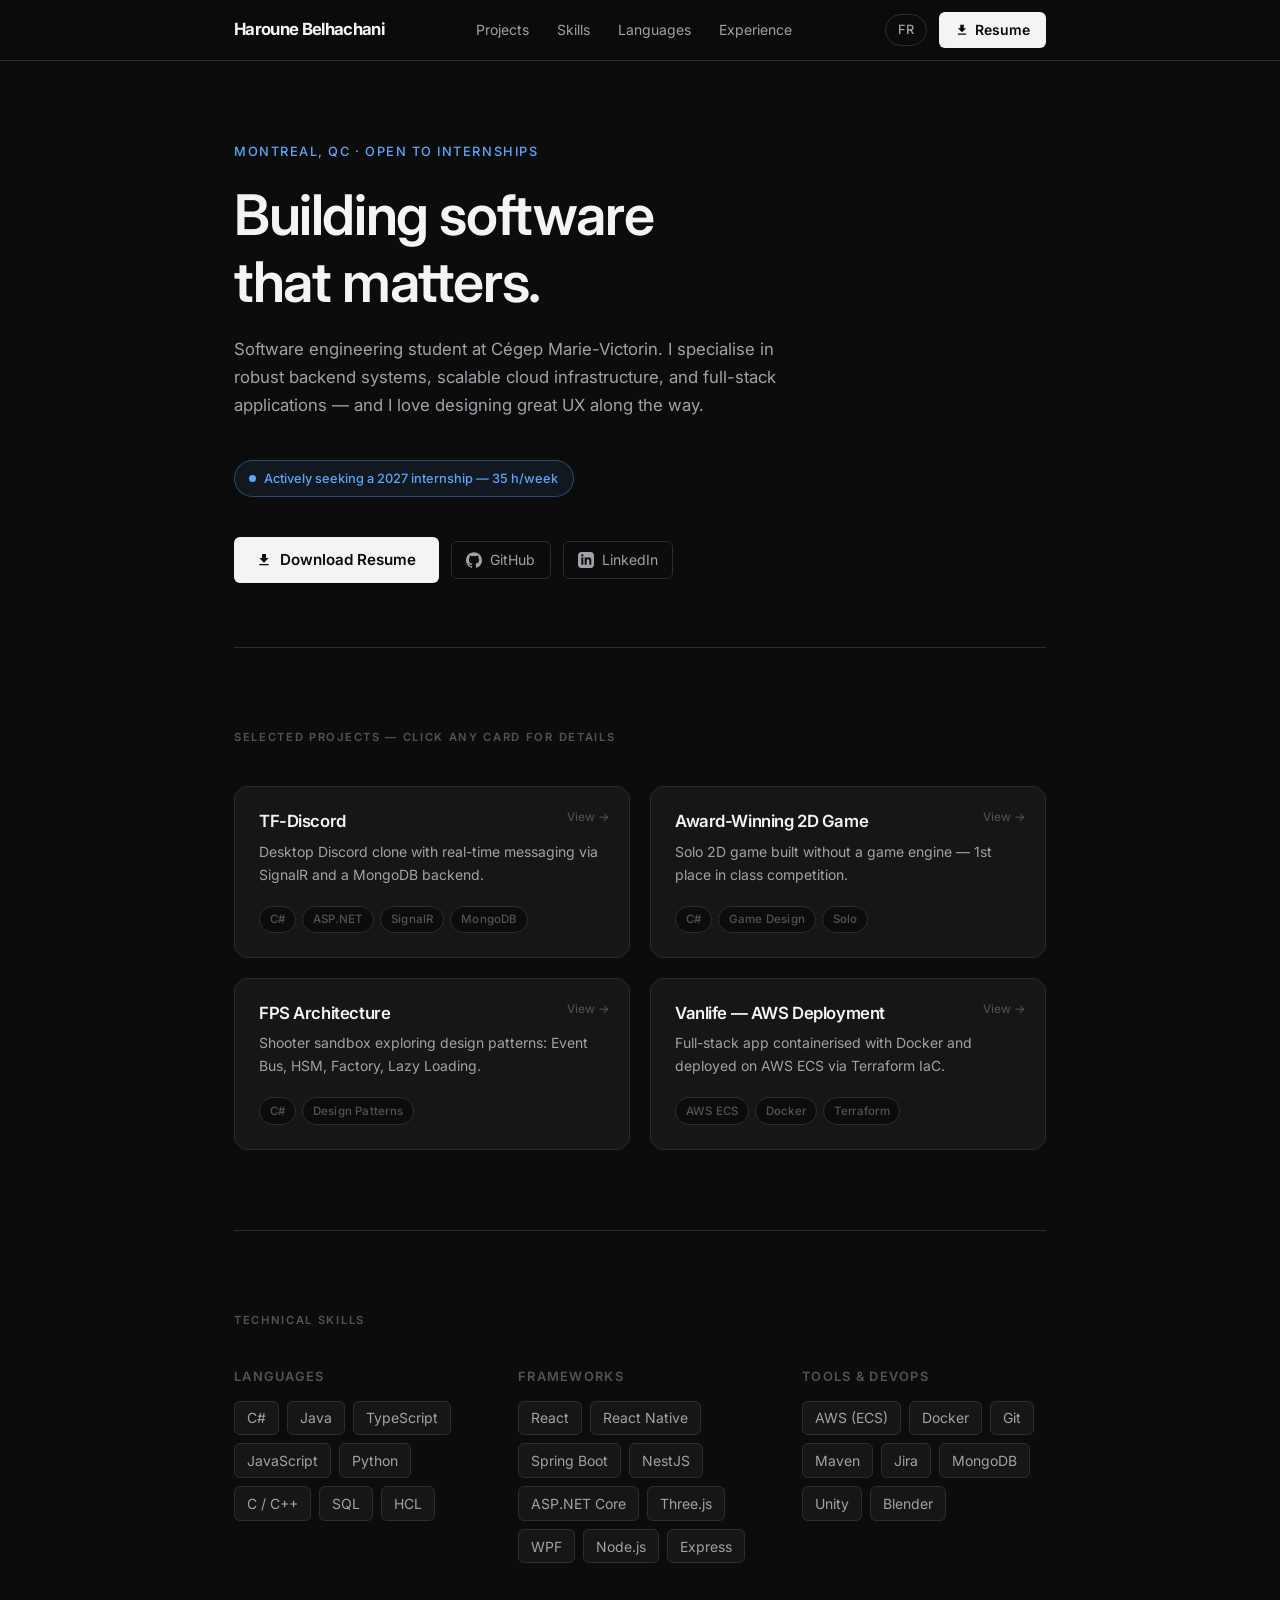
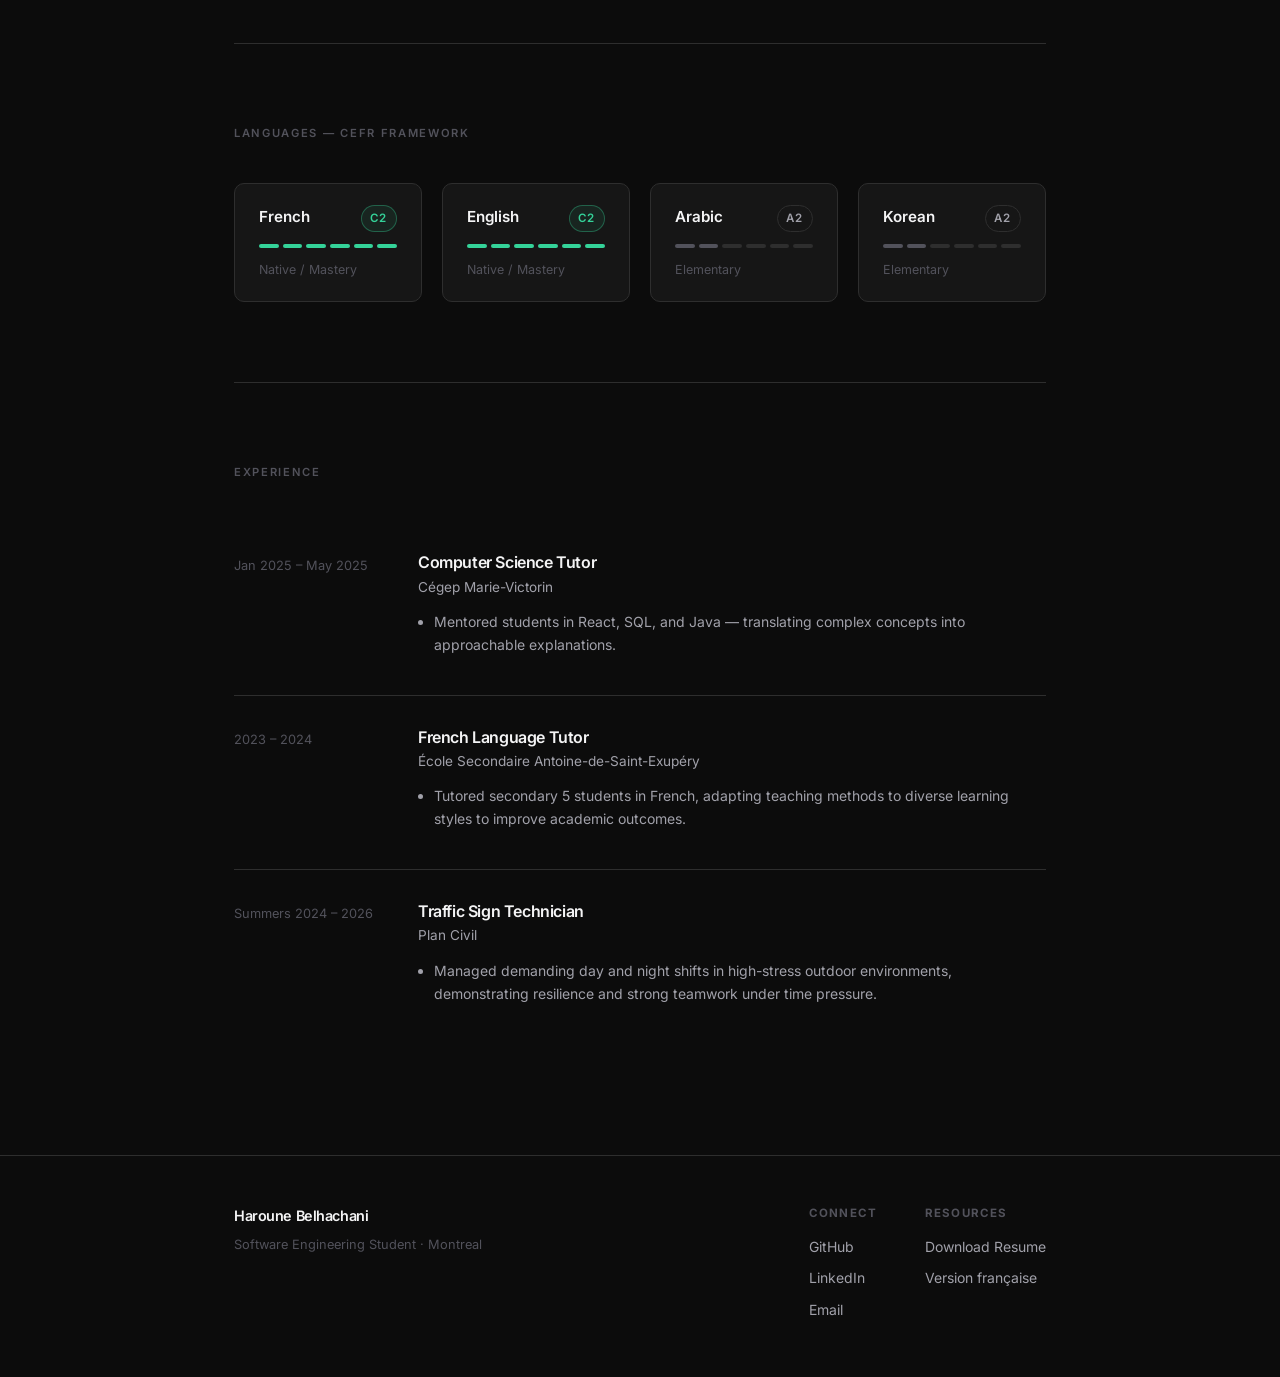
<file: index.html>
<!DOCTYPE html>
<html lang="en">
<head>
    <meta charset="UTF-8">
    <meta name="viewport" content="width=device-width, initial-scale=1.0">
    <title>Haroune Belhachani — Software Engineering Student</title>
    <meta name="description" content="Portfolio of Haroune Belhachani, a Software Engineering student based in Montreal specialising in full-stack, cloud, and game development.">
    <link rel="preconnect" href="https://fonts.googleapis.com">
    <link rel="preconnect" href="https://fonts.gstatic.com" crossorigin>
    <link href="https://fonts.googleapis.com/css2?family=Inter:wght@400;500;600;700&display=swap" rel="stylesheet">
    <link rel="stylesheet" href="styles.css">
</head>
<body>

    <!-- ═══════════ NAVBAR ═══════════ -->
    <header id="navbar">
        <nav class="nav-inner">
            <a href="#" class="nav-logo">Haroune Belhachani</a>

            <div class="nav-center">
                <a href="#projects" class="nav-anchor">Projects</a>
                <a href="#skills"   class="nav-anchor">Skills</a>
                <a href="#languages"  class="nav-anchor">Languages</a>
                <a href="#experience" class="nav-anchor">Experience</a>
            </div>

            <div class="nav-actions">
                <a href="fr.html" class="lang-toggle" title="Voir en français">FR</a>
                <a href="CV_Haroune_Belhachani.pdf" target="_blank" rel="noopener" class="btn-cta">
                    <svg viewBox="0 0 24 24"><path d="M19 9h-4V3H9v6H5l7 7 7-7zM5 18v2h14v-2H5z"/></svg>
                    Resume
                </a>
            </div>
        </nav>
    </header>

    <main class="container">

        <!-- ═══════════ HERO ═══════════ -->
        <section class="hero fade-in">
            <p class="hero-eyebrow">Montreal, QC · Open to internships</p>
            <h1>Building software<br>that matters.</h1>
            <p class="hero-description">
                Software engineering student at Cégep Marie-Victorin. I specialise in robust backend systems, scalable cloud infrastructure, and full-stack applications — and I love designing great UX along the way.
            </p>
            <div class="seeking-badge">Actively seeking a 2027 internship — 35 h/week</div>

            <div class="hero-actions">
                <a href="CV_Haroune_Belhachani.pdf" target="_blank" rel="noopener" class="hero-cta">
                    <svg viewBox="0 0 24 24"><path d="M19 9h-4V3H9v6H5l7 7 7-7zM5 18v2h14v-2H5z"/></svg>
                    Download Resume
                </a>
                <a href="https://github.com/Haroune07" target="_blank" rel="noopener" class="social-link">
                    <svg viewBox="0 0 24 24"><path d="M12 .297c-6.63 0-12 5.373-12 12 0 5.303 3.438 9.8 8.205 11.385.6.113.82-.258.82-.577 0-.285-.01-1.04-.015-2.04-3.338.724-4.042-1.61-4.042-1.61C4.422 18.07 3.633 17.7 3.633 17.7c-1.087-.744.084-.729.084-.729 1.205.084 1.838 1.236 1.838 1.236 1.07 1.835 2.809 1.305 3.495.998.108-.776.417-1.305.76-1.605-2.665-.3-5.466-1.332-5.466-5.93 0-1.31.465-2.38 1.235-3.22-.135-.303-.54-1.523.105-3.176 0 0 1.005-.322 3.3 1.23.96-.267 1.98-.399 3-.405 1.02.006 2.04.138 3 .405 2.28-1.552 3.285-1.23 3.285-1.23.645 1.653.24 2.873.12 3.176.765.84 1.23 1.91 1.23 3.22 0 4.61-2.805 5.625-5.475 5.92.42.36.81 1.096.81 2.22 0 1.606-.015 2.896-.015 3.286 0 .315.21.69.825.57C20.565 22.092 24 17.592 24 12.297c0-6.627-5.373-12-12-12"/></svg>
                    GitHub
                </a>
                <a href="https://www.linkedin.com/in/haroune-belhachani-4a7b41386/" target="_blank" rel="noopener" class="social-link">
                    <svg viewBox="0 0 24 24"><path d="M19 0h-14c-2.761 0-5 2.239-5 5v14c0 2.761 2.239 5 5 5h14c2.762 0 5-2.239 5-5v-14c0-2.761-2.238-5-5-5zm-11 19h-3v-11h3v11zm-1.5-12.268c-.966 0-1.75-.79-1.75-1.764s.784-1.764 1.75-1.764 1.75.79 1.75 1.764-.783 1.764-1.75 1.764zm13.5 12.268h-3v-5.604c0-3.368-4-3.113-4 0v5.604h-3v-11h3v1.765c1.396-2.586 7-2.777 7 2.476v6.759z"/></svg>
                    LinkedIn
                </a>
            </div>
        </section>

        <hr class="divider">

        <!-- ═══════════ PROJECTS ═══════════ -->
        <section id="projects" class="section">
            <p class="section-label">Selected Projects — click any card for details</p>
            <div class="grid">

                <article class="card project-trigger"
                    data-title="TF-Discord — Desktop Clone"
                    data-desc="A fully functional desktop clone of Discord featuring real-time messaging, built with a WPF/MVVM interface. Powered by an ASP.NET Core backend, SignalR for WebSockets, and a remote MongoDB NoSQL database."
                    data-tech="C#,WPF,ASP.NET Core,SignalR,MongoDB,MVVM"
                    data-link="https://github.com/Haroune07/TF-Discord"
                    data-details="&lt;ul&gt;&lt;li&gt;Engineered a robust ASP.NET Core backend handling user authentication and message persistence.&lt;/li&gt;&lt;li&gt;Implemented bidirectional real-time communication via SignalR WebSockets — messages appear instantly on all connected clients.&lt;/li&gt;&lt;li&gt;Designed a fully responsive WPF interface following the MVVM pattern for clean separation of concerns.&lt;/li&gt;&lt;li&gt;Used MongoDB as a remote NoSQL store for flexible message and user schemas.&lt;/li&gt;&lt;/ul&gt;">
                    <h3>TF-Discord</h3>
                    <p>Desktop Discord clone with real-time messaging via SignalR and a MongoDB backend.</p>
                    <div class="tag-list">
                        <span class="tag">C#</span>
                        <span class="tag">ASP.NET</span>
                        <span class="tag">SignalR</span>
                        <span class="tag">MongoDB</span>
                    </div>
                </article>

                <article class="card project-trigger"
                    data-title="2D Video Game — 1st Place"
                    data-desc="Developed an award-winning 2D video game independently from scratch — no game engine used. Won 1st place in a class competition for best gameplay and design."
                    data-tech="C#,Game Loop,Physics,UI/UX"
                    data-link="https://github.com/Haroune07/school-game"
                    data-details="&lt;ul&gt;&lt;li&gt;Built entirely from scratch without a game engine, writing the core game loop manually in C#.&lt;/li&gt;&lt;li&gt;Implemented custom collision detection, physics, and entity management systems.&lt;/li&gt;&lt;li&gt;Designed all in-game UI/UX independently: menus, HUD, and visual feedback.&lt;/li&gt;&lt;li&gt;Awarded 1st place among all class peers for most polished and playable result.&lt;/li&gt;&lt;/ul&gt;">
                    <h3>Award-Winning 2D Game</h3>
                    <p>Solo 2D game built without a game engine — 1st place in class competition.</p>
                    <div class="tag-list">
                        <span class="tag">C#</span>
                        <span class="tag">Game Design</span>
                        <span class="tag">Solo</span>
                    </div>
                </article>

                <article class="card project-trigger"
                    data-title="FPS Architecture Sandbox"
                    data-desc="A first-person shooter project used as a sandbox to implement and study highly decoupled software architectures. The goal was clean engineering, not graphics."
                    data-tech="C#,Event Bus,HSM,Factory,Lazy Loading"
                    data-link="https://github.com/Haroune07/FPS-shooter-2026-06-22_12-55-35"
                    data-details="&lt;ul&gt;&lt;li&gt;Applied Hierarchical State Machines (HSM) to model complex AI and player state transitions.&lt;/li&gt;&lt;li&gt;Implemented Event Buses to achieve zero hard dependencies between game systems.&lt;/li&gt;&lt;li&gt;Used Factory and Lazy Loading patterns to optimize resource management at runtime.&lt;/li&gt;&lt;li&gt;Focus was entirely on architectural correctness over visual fidelity.&lt;/li&gt;&lt;/ul&gt;">
                    <h3>FPS Architecture</h3>
                    <p>Shooter sandbox exploring design patterns: Event Bus, HSM, Factory, Lazy Loading.</p>
                    <div class="tag-list">
                        <span class="tag">C#</span>
                        <span class="tag">Design Patterns</span>
                    </div>
                </article>

                <article class="card project-trigger"
                    data-title="Vanlife — AWS Cloud Deployment"
                    data-desc="Containerized a full-stack web application with Docker and deployed it to AWS Elastic Container Service (ECS). All infrastructure was provisioned as code using Terraform (HCL)."
                    data-tech="AWS ECS,Docker,Terraform,HCL,CI/CD"
                    data-link="https://github.com/Haroune07/414-vanlife-infrastructure"
                    data-details="&lt;ul&gt;&lt;li&gt;Wrote Terraform (HCL) scripts to provision AWS VPCs, subnets, load balancers, and ECS task definitions.&lt;/li&gt;&lt;li&gt;Containerized the web app following Docker best practices for a reproducible production build.&lt;/li&gt;&lt;li&gt;Structured the project to be cloud-agnostic and easily portable to other providers.&lt;/li&gt;&lt;/ul&gt;">
                    <h3>Vanlife — AWS Deployment</h3>
                    <p>Full-stack app containerised with Docker and deployed on AWS ECS via Terraform IaC.</p>
                    <div class="tag-list">
                        <span class="tag">AWS ECS</span>
                        <span class="tag">Docker</span>
                        <span class="tag">Terraform</span>
                    </div>
                </article>

            </div>
        </section>

        <hr class="divider">

        <!-- ═══════════ SKILLS ═══════════ -->
        <section id="skills" class="section">
            <p class="section-label">Technical Skills</p>
            <div class="skills-grid">
                <div class="skills-group">
                    <h4>Languages</h4>
                    <ul>
                        <li>C#</li><li>Java</li><li>TypeScript</li>
                        <li>JavaScript</li><li>Python</li><li>C / C++</li>
                        <li>SQL</li><li>HCL</li>
                    </ul>
                </div>
                <div class="skills-group">
                    <h4>Frameworks</h4>
                    <ul>
                        <li>React</li><li>React Native</li><li>Spring Boot</li>
                        <li>NestJS</li><li>ASP.NET Core</li><li>Three.js</li>
                        <li>WPF</li><li>Node.js</li><li>Express</li>
                    </ul>
                </div>
                <div class="skills-group">
                    <h4>Tools & DevOps</h4>
                    <ul>
                        <li>AWS (ECS)</li><li>Docker</li><li>Git</li>
                        <li>Maven</li><li>Jira</li><li>MongoDB</li>
                        <li>Unity</li><li>Blender</li>
                    </ul>
                </div>
            </div>
        </section>

        <hr class="divider">

        <!-- ═══════════ LANGUAGES ═══════════ -->
        <section id="languages" class="section">
            <p class="section-label">Languages — CEFR Framework</p>
            <div class="lang-grid">

                <div class="lang-item">
                    <div class="lang-header">
                        <span class="lang-name">French</span>
                        <span class="lang-level lang-level-c2">C2</span>
                    </div>
                    <div class="lang-pips">
                        <div class="pip filled-c2"></div><div class="pip filled-c2"></div>
                        <div class="pip filled-c2"></div><div class="pip filled-c2"></div>
                        <div class="pip filled-c2"></div><div class="pip filled-c2"></div>
                    </div>
                    <span class="lang-desc">Native / Mastery</span>
                </div>

                <div class="lang-item">
                    <div class="lang-header">
                        <span class="lang-name">English</span>
                        <span class="lang-level lang-level-c2">C2</span>
                    </div>
                    <div class="lang-pips">
                        <div class="pip filled-c2"></div><div class="pip filled-c2"></div>
                        <div class="pip filled-c2"></div><div class="pip filled-c2"></div>
                        <div class="pip filled-c2"></div><div class="pip filled-c2"></div>
                    </div>
                    <span class="lang-desc">Native / Mastery</span>
                </div>

                <div class="lang-item">
                    <div class="lang-header">
                        <span class="lang-name">Arabic</span>
                        <span class="lang-level lang-level-a">A2</span>
                    </div>
                    <div class="lang-pips">
                        <div class="pip filled-a"></div><div class="pip filled-a"></div>
                        <div class="pip"></div><div class="pip"></div>
                        <div class="pip"></div><div class="pip"></div>
                    </div>
                    <span class="lang-desc">Elementary</span>
                </div>

                <div class="lang-item">
                    <div class="lang-header">
                        <span class="lang-name">Korean</span>
                        <span class="lang-level lang-level-a">A2</span>
                    </div>
                    <div class="lang-pips">
                        <div class="pip filled-a"></div><div class="pip filled-a"></div>
                        <div class="pip"></div><div class="pip"></div>
                        <div class="pip"></div><div class="pip"></div>
                    </div>
                    <span class="lang-desc">Elementary</span>
                </div>

            </div>
        </section>

        <hr class="divider">

        <!-- ═══════════ EXPERIENCE ═══════════ -->
        <section id="experience" class="section">
            <p class="section-label">Experience</p>
            <div class="exp-list">

                <div class="exp-item">
                    <div class="exp-date">Jan 2025 – May 2025</div>
                    <div class="exp-content">
                        <h4>Computer Science Tutor</h4>
                        <div class="exp-company">Cégep Marie-Victorin</div>
                        <ul>
                            <li>Mentored students in React, SQL, and Java — translating complex concepts into approachable explanations.</li>
                        </ul>
                    </div>
                </div>

                <div class="exp-item">
                    <div class="exp-date">2023 – 2024</div>
                    <div class="exp-content">
                        <h4>French Language Tutor</h4>
                        <div class="exp-company">École Secondaire Antoine-de-Saint-Exupéry</div>
                        <ul>
                            <li>Tutored secondary 5 students in French, adapting teaching methods to diverse learning styles to improve academic outcomes.</li>
                        </ul>
                    </div>
                </div>

                <div class="exp-item">
                    <div class="exp-date">Summers 2024 – 2026</div>
                    <div class="exp-content">
                        <h4>Traffic Sign Technician</h4>
                        <div class="exp-company">Plan Civil</div>
                        <ul>
                            <li>Managed demanding day and night shifts in high-stress outdoor environments, demonstrating resilience and strong teamwork under time pressure.</li>
                        </ul>
                    </div>
                </div>

            </div>
        </section>

    </main>

    <!-- ═══════════ FOOTER ═══════════ -->
    <footer class="site-footer">
        <div class="container footer-inner">
            <div>
                <p class="footer-brand">Haroune Belhachani</p>
                <p class="footer-tagline">Software Engineering Student · Montreal</p>
            </div>

            <div class="footer-columns">
                <div class="footer-col">
                    <h5>Connect</h5>
                    <a href="https://github.com/Haroune07" target="_blank" rel="noopener">GitHub</a>
                    <a href="https://www.linkedin.com/in/haroune-belhachani-4a7b41386/" target="_blank" rel="noopener">LinkedIn</a>
                    <a href="mailto:harounebelh45@gmail.com">Email</a>
                </div>
                <div class="footer-col">
                    <h5>Resources</h5>
                    <a href="CV_Haroune_Belhachani.pdf" target="_blank" rel="noopener">Download Resume</a>
                    <a href="fr.html">Version française</a>
                </div>
            </div>
        </div>
    </footer>

    <!-- ═══════════ PROJECT MODAL ═══════════ -->
    <div class="modal-overlay" id="projectModal" role="dialog" aria-modal="true" aria-labelledby="modalTitle">
        <div class="modal">
            <div class="modal-header">
                <h2 class="modal-title" id="modalTitle"></h2>
                <button class="modal-close" id="modalClose" aria-label="Close">
                    <svg viewBox="0 0 24 24" width="18" height="18" fill="none" stroke="currentColor" stroke-width="2.5" stroke-linecap="round">
                        <path d="M18 6L6 18M6 6l12 12"/>
                    </svg>
                </button>
            </div>
            <div class="modal-body">
                <p id="modalDesc"></p>
                <div id="modalDetails"></div>
                <div class="tag-list" id="modalTags" style="margin-top:1.25rem;"></div>
                <a href="#" target="_blank" rel="noopener" class="modal-link" id="modalLink">
                    View on GitHub
                    <svg viewBox="0 0 24 24"><path d="M12 .297c-6.63 0-12 5.373-12 12 0 5.303 3.438 9.8 8.205 11.385.6.113.82-.258.82-.577 0-.285-.01-1.04-.015-2.04-3.338.724-4.042-1.61-4.042-1.61C4.422 18.07 3.633 17.7 3.633 17.7c-1.087-.744.084-.729.084-.729 1.205.084 1.838 1.236 1.838 1.236 1.07 1.835 2.809 1.305 3.495.998.108-.776.417-1.305.76-1.605-2.665-.3-5.466-1.332-5.466-5.93 0-1.31.465-2.38 1.235-3.22-.135-.303-.54-1.523.105-3.176 0 0 1.005-.322 3.3 1.23.96-.267 1.98-.399 3-.405 1.02.006 2.04.138 3 .405 2.28-1.552 3.285-1.23 3.285-1.23.645 1.653.24 2.873.12 3.176.765.84 1.23 1.91 1.23 3.22 0 4.61-2.805 5.625-5.475 5.92.42.36.81 1.096.81 2.22 0 1.606-.015 2.896-.015 3.286 0 .315.21.69.825.57C20.565 22.092 24 17.592 24 12.297c0-6.627-5.373-12-12-12"/></svg>
                </a>
            </div>
        </div>
    </div>

    <script src="script.js"></script>
</body>
</html>
</file>
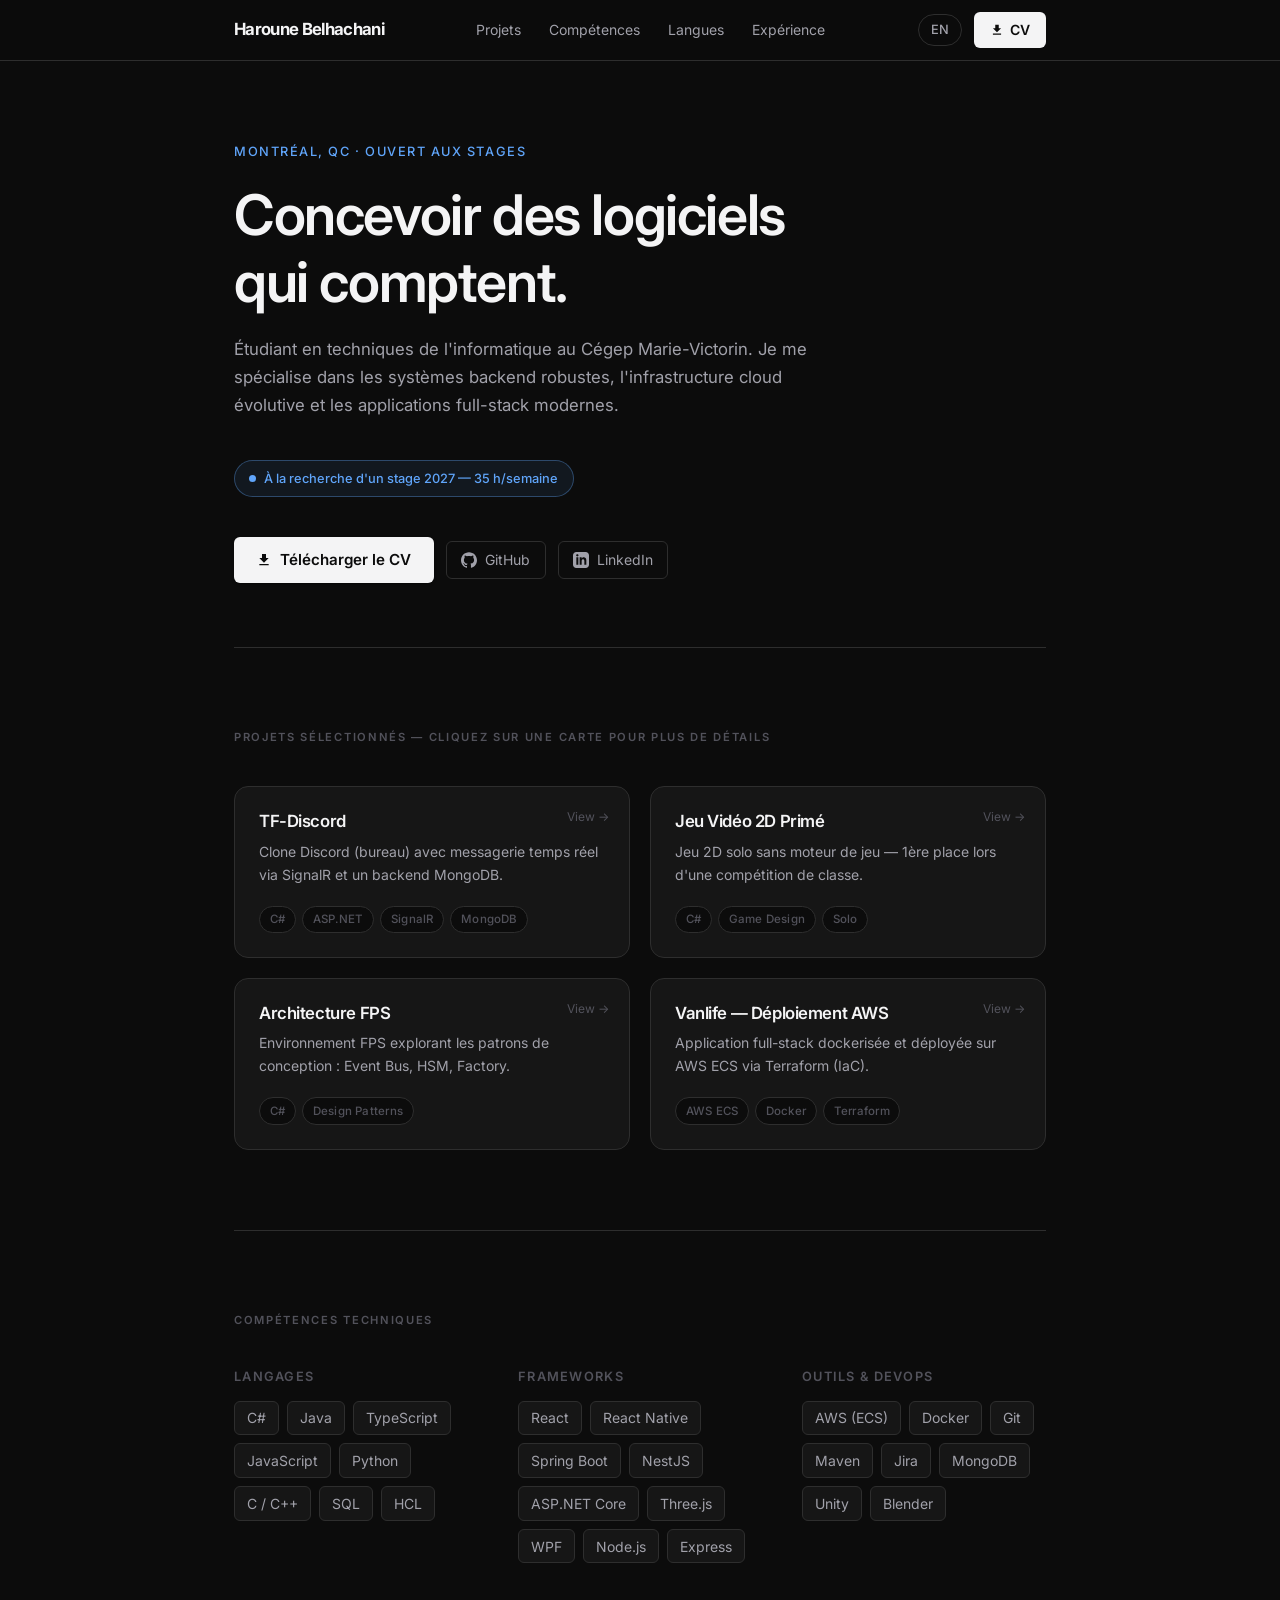
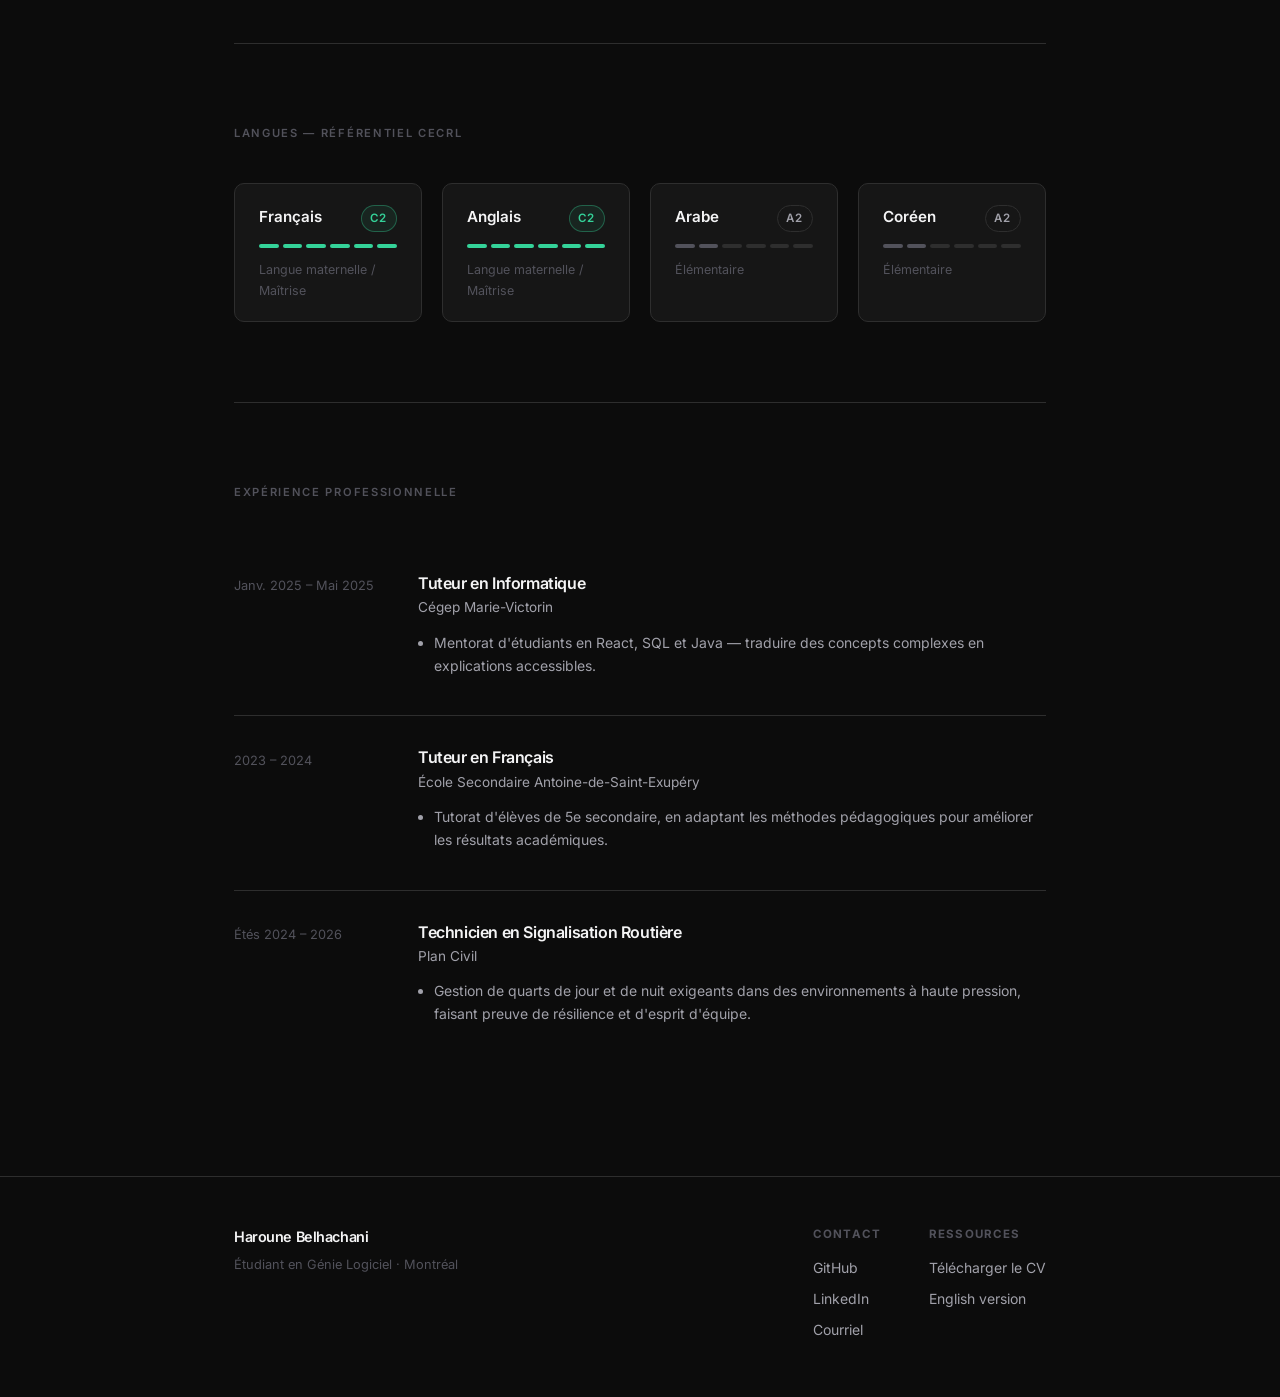
<file: fr.html>
<!DOCTYPE html>
<html lang="fr">
<head>
    <meta charset="UTF-8">
    <meta name="viewport" content="width=device-width, initial-scale=1.0">
    <title>Haroune Belhachani — Étudiant en Génie Logiciel</title>
    <meta name="description" content="Portfolio de Haroune Belhachani, étudiant en génie logiciel à Montréal, spécialisé en développement full-stack, cloud et jeux vidéo.">
    <link rel="preconnect" href="https://fonts.googleapis.com">
    <link rel="preconnect" href="https://fonts.gstatic.com" crossorigin>
    <link href="https://fonts.googleapis.com/css2?family=Inter:wght@400;500;600;700&display=swap" rel="stylesheet">
    <link rel="stylesheet" href="styles.css">
</head>
<body>

    <!-- ═══════════ BARRE DE NAVIGATION ═══════════ -->
    <header id="navbar">
        <nav class="nav-inner">
            <a href="#" class="nav-logo">Haroune Belhachani</a>

            <div class="nav-center">
                <a href="#projects"   class="nav-anchor">Projets</a>
                <a href="#skills"     class="nav-anchor">Compétences</a>
                <a href="#languages"   class="nav-anchor">Langues</a>
                <a href="#experience" class="nav-anchor">Expérience</a>
            </div>

            <div class="nav-actions">
                <a href="index.html" class="lang-toggle" title="View in English">EN</a>
                <a href="CV_Haroune_Belhachani.pdf" target="_blank" rel="noopener" class="btn-cta">
                    <svg viewBox="0 0 24 24"><path d="M19 9h-4V3H9v6H5l7 7 7-7zM5 18v2h14v-2H5z"/></svg>
                    CV
                </a>
            </div>
        </nav>
    </header>

    <main class="container">

        <!-- ═══════════ HÉROS ═══════════ -->
        <section class="hero fade-in">
            <p class="hero-eyebrow">Montréal, QC · Ouvert aux stages</p>
            <h1>Concevoir des logiciels<br>qui comptent.</h1>
            <p class="hero-description">
                Étudiant en techniques de l'informatique au Cégep Marie-Victorin. Je me spécialise dans les systèmes backend robustes, l'infrastructure cloud évolutive et les applications full-stack modernes.
            </p>
            <div class="seeking-badge">À la recherche d'un stage 2027 — 35 h/semaine</div>

            <div class="hero-actions">
                <a href="CV_Haroune_Belhachani.pdf" target="_blank" rel="noopener" class="hero-cta">
                    <svg viewBox="0 0 24 24"><path d="M19 9h-4V3H9v6H5l7 7 7-7zM5 18v2h14v-2H5z"/></svg>
                    Télécharger le CV
                </a>
                <a href="https://github.com/Haroune07" target="_blank" rel="noopener" class="social-link">
                    <svg viewBox="0 0 24 24"><path d="M12 .297c-6.63 0-12 5.373-12 12 0 5.303 3.438 9.8 8.205 11.385.6.113.82-.258.82-.577 0-.285-.01-1.04-.015-2.04-3.338.724-4.042-1.61-4.042-1.61C4.422 18.07 3.633 17.7 3.633 17.7c-1.087-.744.084-.729.084-.729 1.205.084 1.838 1.236 1.838 1.236 1.07 1.835 2.809 1.305 3.495.998.108-.776.417-1.305.76-1.605-2.665-.3-5.466-1.332-5.466-5.93 0-1.31.465-2.38 1.235-3.22-.135-.303-.54-1.523.105-3.176 0 0 1.005-.322 3.3 1.23.96-.267 1.98-.399 3-.405 1.02.006 2.04.138 3 .405 2.28-1.552 3.285-1.23 3.285-1.23.645 1.653.24 2.873.12 3.176.765.84 1.23 1.91 1.23 3.22 0 4.61-2.805 5.625-5.475 5.92.42.36.81 1.096.81 2.22 0 1.606-.015 2.896-.015 3.286 0 .315.21.69.825.57C20.565 22.092 24 17.592 24 12.297c0-6.627-5.373-12-12-12"/></svg>
                    GitHub
                </a>
                <a href="https://www.linkedin.com/in/haroune-belhachani-4a7b41386/" target="_blank" rel="noopener" class="social-link">
                    <svg viewBox="0 0 24 24"><path d="M19 0h-14c-2.761 0-5 2.239-5 5v14c0 2.761 2.239 5 5 5h14c2.762 0 5-2.239 5-5v-14c0-2.761-2.238-5-5-5zm-11 19h-3v-11h3v11zm-1.5-12.268c-.966 0-1.75-.79-1.75-1.764s.784-1.764 1.75-1.764 1.75.79 1.75 1.764-.783 1.764-1.75 1.764zm13.5 12.268h-3v-5.604c0-3.368-4-3.113-4 0v5.604h-3v-11h3v1.765c1.396-2.586 7-2.777 7 2.476v6.759z"/></svg>
                    LinkedIn
                </a>
            </div>
        </section>

        <hr class="divider">

        <!-- ═══════════ PROJETS ═══════════ -->
        <section id="projects" class="section">
            <p class="section-label">Projets sélectionnés — cliquez sur une carte pour plus de détails</p>
            <div class="grid">

                <article class="card project-trigger"
                    data-title="TF-Discord — Clone Bureau"
                    data-desc="Un clone fonctionnel de l'application de bureau Discord avec messagerie en temps réel, construit avec une interface WPF/MVVM. Propulsé par un backend ASP.NET Core, SignalR pour les WebSockets et une base de données distante MongoDB."
                    data-tech="C#,WPF,ASP.NET Core,SignalR,MongoDB,MVVM"
                    data-link="https://github.com/Haroune07/TF-Discord"
                    data-details="&lt;ul&gt;&lt;li&gt;Ingénierie d'un backend ASP.NET Core robuste gérant l'authentification des utilisateurs et la persistance des messages.&lt;/li&gt;&lt;li&gt;Implémentation d'une communication bidirectionnelle en temps réel via les WebSockets SignalR.&lt;/li&gt;&lt;li&gt;Conception d'une interface WPF réactive suivant le modèle MVVM pour une séparation claire des responsabilités.&lt;/li&gt;&lt;li&gt;Utilisation de MongoDB comme base de données NoSQL distante pour des schémas de messages et d'utilisateurs flexibles.&lt;/li&gt;&lt;/ul&gt;">
                    <h3>TF-Discord</h3>
                    <p>Clone Discord (bureau) avec messagerie temps réel via SignalR et un backend MongoDB.</p>
                    <div class="tag-list">
                        <span class="tag">C#</span>
                        <span class="tag">ASP.NET</span>
                        <span class="tag">SignalR</span>
                        <span class="tag">MongoDB</span>
                    </div>
                </article>

                <article class="card project-trigger"
                    data-title="Jeu Vidéo 2D — 1ère Place"
                    data-desc="Développement d'un jeu vidéo 2D primé, de manière entièrement individuelle et sans moteur de jeu. 1ère place lors d'une compétition de classe pour le meilleur gameplay et design."
                    data-tech="C#,Boucle de jeu,Physique,UI/UX"
                    data-link="https://github.com/Haroune07/school-game"
                    data-details="&lt;ul&gt;&lt;li&gt;Construit entièrement de zéro sans moteur de jeu, en programmant la boucle de jeu principale manuellement en C#.&lt;/li&gt;&lt;li&gt;Implémentation d'une détection de collisions, d'une physique et d'un système de gestion des entités personnalisés.&lt;/li&gt;&lt;li&gt;Conception de toute l'UI/UX du jeu de manière indépendante : menus, HUD et retour visuel.&lt;/li&gt;&lt;li&gt;Récompensé de la 1ère place parmi tous les pairs de la classe pour le résultat le plus soigné et le plus jouable.&lt;/li&gt;&lt;/ul&gt;">
                    <h3>Jeu Vidéo 2D Primé</h3>
                    <p>Jeu 2D solo sans moteur de jeu — 1ère place lors d'une compétition de classe.</p>
                    <div class="tag-list">
                        <span class="tag">C#</span>
                        <span class="tag">Game Design</span>
                        <span class="tag">Solo</span>
                    </div>
                </article>

                <article class="card project-trigger"
                    data-title="FPS Architecture Sandbox"
                    data-desc="Projet de jeu de tir à la première personne utilisé comme environnement d'expérimentation pour mettre en œuvre des architectures logicielles hautement découplées."
                    data-tech="C#,Event Bus,HSM,Factory,Lazy Loading"
                    data-link="https://github.com/Haroune07/FPS-shooter-2026-06-22_12-55-35"
                    data-details="&lt;ul&gt;&lt;li&gt;Application de machines à états hiérarchiques (HSM) pour modéliser des transitions d'état IA et joueur complexes.&lt;/li&gt;&lt;li&gt;Implémentation de bus d'événements pour obtenir zéro dépendance stricte entre les systèmes de jeu.&lt;/li&gt;&lt;li&gt;Utilisation des modèles Factory et Lazy Loading pour optimiser la gestion des ressources au moment de l'exécution.&lt;/li&gt;&lt;/ul&gt;">
                    <h3>Architecture FPS</h3>
                    <p>Environnement FPS explorant les patrons de conception : Event Bus, HSM, Factory.</p>
                    <div class="tag-list">
                        <span class="tag">C#</span>
                        <span class="tag">Design Patterns</span>
                    </div>
                </article>

                <article class="card project-trigger"
                    data-title="Vanlife — Déploiement Cloud AWS"
                    data-desc="Conteneurisation d'une application web full-stack avec Docker et déploiement sur AWS Elastic Container Service (ECS). Toute l'infrastructure a été provisionnée sous forme de code via Terraform (HCL)."
                    data-tech="AWS ECS,Docker,Terraform,HCL"
                    data-link="https://github.com/Haroune07/414-vanlife-infrastructure"
                    data-details="&lt;ul&gt;&lt;li&gt;Rédaction de scripts Terraform (HCL) pour provisionner les VPC AWS, sous-réseaux, équilibreurs de charge et définitions de tâches ECS.&lt;/li&gt;&lt;li&gt;Conteneurisation de l'application web en suivant les meilleures pratiques Docker pour un build de production reproductible.&lt;/li&gt;&lt;/ul&gt;">
                    <h3>Vanlife — Déploiement AWS</h3>
                    <p>Application full-stack dockerisée et déployée sur AWS ECS via Terraform (IaC).</p>
                    <div class="tag-list">
                        <span class="tag">AWS ECS</span>
                        <span class="tag">Docker</span>
                        <span class="tag">Terraform</span>
                    </div>
                </article>

            </div>
        </section>

        <hr class="divider">

        <!-- ═══════════ COMPÉTENCES ═══════════ -->
        <section id="skills" class="section">
            <p class="section-label">Compétences Techniques</p>
            <div class="skills-grid">
                <div class="skills-group">
                    <h4>Langages</h4>
                    <ul>
                        <li>C#</li><li>Java</li><li>TypeScript</li>
                        <li>JavaScript</li><li>Python</li><li>C / C++</li>
                        <li>SQL</li><li>HCL</li>
                    </ul>
                </div>
                <div class="skills-group">
                    <h4>Frameworks</h4>
                    <ul>
                        <li>React</li><li>React Native</li><li>Spring Boot</li>
                        <li>NestJS</li><li>ASP.NET Core</li><li>Three.js</li>
                        <li>WPF</li><li>Node.js</li><li>Express</li>
                    </ul>
                </div>
                <div class="skills-group">
                    <h4>Outils & DevOps</h4>
                    <ul>
                        <li>AWS (ECS)</li><li>Docker</li><li>Git</li>
                        <li>Maven</li><li>Jira</li><li>MongoDB</li>
                        <li>Unity</li><li>Blender</li>
                    </ul>
                </div>
            </div>
        </section>

        <hr class="divider">

        <!-- ═══════════ LANGUES ═══════════ -->
        <section id="languages" class="section">
            <p class="section-label">Langues — Référentiel CECRL</p>
            <div class="lang-grid">

                <div class="lang-item">
                    <div class="lang-header">
                        <span class="lang-name">Français</span>
                        <span class="lang-level lang-level-c2">C2</span>
                    </div>
                    <div class="lang-pips">
                        <div class="pip filled-c2"></div><div class="pip filled-c2"></div>
                        <div class="pip filled-c2"></div><div class="pip filled-c2"></div>
                        <div class="pip filled-c2"></div><div class="pip filled-c2"></div>
                    </div>
                    <span class="lang-desc">Langue maternelle / Maîtrise</span>
                </div>

                <div class="lang-item">
                    <div class="lang-header">
                        <span class="lang-name">Anglais</span>
                        <span class="lang-level lang-level-c2">C2</span>
                    </div>
                    <div class="lang-pips">
                        <div class="pip filled-c2"></div><div class="pip filled-c2"></div>
                        <div class="pip filled-c2"></div><div class="pip filled-c2"></div>
                        <div class="pip filled-c2"></div><div class="pip filled-c2"></div>
                    </div>
                    <span class="lang-desc">Langue maternelle / Maîtrise</span>
                </div>

                <div class="lang-item">
                    <div class="lang-header">
                        <span class="lang-name">Arabe</span>
                        <span class="lang-level lang-level-a">A2</span>
                    </div>
                    <div class="lang-pips">
                        <div class="pip filled-a"></div><div class="pip filled-a"></div>
                        <div class="pip"></div><div class="pip"></div>
                        <div class="pip"></div><div class="pip"></div>
                    </div>
                    <span class="lang-desc">Élémentaire</span>
                </div>

                <div class="lang-item">
                    <div class="lang-header">
                        <span class="lang-name">Coréen</span>
                        <span class="lang-level lang-level-a">A2</span>
                    </div>
                    <div class="lang-pips">
                        <div class="pip filled-a"></div><div class="pip filled-a"></div>
                        <div class="pip"></div><div class="pip"></div>
                        <div class="pip"></div><div class="pip"></div>
                    </div>
                    <span class="lang-desc">Élémentaire</span>
                </div>

            </div>
        </section>

        <hr class="divider">

        <!-- ═══════════ EXPÉRIENCE ═══════════ -->
        <section id="experience" class="section">
            <p class="section-label">Expérience Professionnelle</p>
            <div class="exp-list">

                <div class="exp-item">
                    <div class="exp-date">Janv. 2025 – Mai 2025</div>
                    <div class="exp-content">
                        <h4>Tuteur en Informatique</h4>
                        <div class="exp-company">Cégep Marie-Victorin</div>
                        <ul>
                            <li>Mentorat d'étudiants en React, SQL et Java — traduire des concepts complexes en explications accessibles.</li>
                        </ul>
                    </div>
                </div>

                <div class="exp-item">
                    <div class="exp-date">2023 – 2024</div>
                    <div class="exp-content">
                        <h4>Tuteur en Français</h4>
                        <div class="exp-company">École Secondaire Antoine-de-Saint-Exupéry</div>
                        <ul>
                            <li>Tutorat d'élèves de 5e secondaire, en adaptant les méthodes pédagogiques pour améliorer les résultats académiques.</li>
                        </ul>
                    </div>
                </div>

                <div class="exp-item">
                    <div class="exp-date">Étés 2024 – 2026</div>
                    <div class="exp-content">
                        <h4>Technicien en Signalisation Routière</h4>
                        <div class="exp-company">Plan Civil</div>
                        <ul>
                            <li>Gestion de quarts de jour et de nuit exigeants dans des environnements à haute pression, faisant preuve de résilience et d'esprit d'équipe.</li>
                        </ul>
                    </div>
                </div>

            </div>
        </section>

    </main>

    <!-- ═══════════ PIED DE PAGE ═══════════ -->
    <footer class="site-footer">
        <div class="container footer-inner">
            <div>
                <p class="footer-brand">Haroune Belhachani</p>
                <p class="footer-tagline">Étudiant en Génie Logiciel · Montréal</p>
            </div>

            <div class="footer-columns">
                <div class="footer-col">
                    <h5>Contact</h5>
                    <a href="https://github.com/Haroune07" target="_blank" rel="noopener">GitHub</a>
                    <a href="https://www.linkedin.com/in/haroune-belhachani-4a7b41386/" target="_blank" rel="noopener">LinkedIn</a>
                    <a href="mailto:harounebelh45@gmail.com">Courriel</a>
                </div>
                <div class="footer-col">
                    <h5>Ressources</h5>
                    <a href="CV_Haroune_Belhachani.pdf" target="_blank" rel="noopener">Télécharger le CV</a>
                    <a href="index.html">English version</a>
                </div>
            </div>
        </div>
    </footer>

    <!-- ═══════════ MODAL PROJET ═══════════ -->
    <div class="modal-overlay" id="projectModal" role="dialog" aria-modal="true" aria-labelledby="modalTitle">
        <div class="modal">
            <div class="modal-header">
                <h2 class="modal-title" id="modalTitle"></h2>
                <button class="modal-close" id="modalClose" aria-label="Fermer">
                    <svg viewBox="0 0 24 24" width="18" height="18" fill="none" stroke="currentColor" stroke-width="2.5" stroke-linecap="round">
                        <path d="M18 6L6 18M6 6l12 12"/>
                    </svg>
                </button>
            </div>
            <div class="modal-body">
                <p id="modalDesc"></p>
                <div id="modalDetails"></div>
                <div class="tag-list" id="modalTags" style="margin-top:1.25rem;"></div>
                <a href="#" target="_blank" rel="noopener" class="modal-link" id="modalLink">
                    Voir sur GitHub
                    <svg viewBox="0 0 24 24"><path d="M12 .297c-6.63 0-12 5.373-12 12 0 5.303 3.438 9.8 8.205 11.385.6.113.82-.258.82-.577 0-.285-.01-1.04-.015-2.04-3.338.724-4.042-1.61-4.042-1.61C4.422 18.07 3.633 17.7 3.633 17.7c-1.087-.744.084-.729.084-.729 1.205.084 1.838 1.236 1.838 1.236 1.07 1.835 2.809 1.305 3.495.998.108-.776.417-1.305.76-1.605-2.665-.3-5.466-1.332-5.466-5.93 0-1.31.465-2.38 1.235-3.22-.135-.303-.54-1.523.105-3.176 0 0 1.005-.322 3.3 1.23.96-.267 1.98-.399 3-.405 1.02.006 2.04.138 3 .405 2.28-1.552 3.285-1.23 3.285-1.23.645 1.653.24 2.873.12 3.176.765.84 1.23 1.91 1.23 3.22 0 4.61-2.805 5.625-5.475 5.92.42.36.81 1.096.81 2.22 0 1.606-.015 2.896-.015 3.286 0 .315.21.69.825.57C20.565 22.092 24 17.592 24 12.297c0-6.627-5.373-12-12-12"/></svg>
                </a>
            </div>
        </div>
    </div>

    <script src="script.js"></script>
</body>
</html>
</file>
<file: styles.css>
/* ============================================
   GLOBAL RESET & DESIGN TOKENS
   ============================================ */
:root {
    --bg-main:      #0c0c0c;
    --bg-card:      #161616;
    --bg-hover:     #202020;
    --bg-nav:       rgba(12, 12, 12, 0.9);

    --text-primary: #f4f4f5;
    --text-secondary: #a1a1aa;
    --text-dim:     #52525b;

    --border:       #2e2e2e;
    --border-focus: #71717a;

    /* High-contrast interactive colours */
    --cta-bg:       #f4f4f5;    /* White-ish — max contrast on dark bg */
    --cta-fg:       #0c0c0c;
    --cta-hover-bg: #ffffff;

    --link-color:   #60a5fa;    /* Readable blue — WCAG AA on dark */
    --link-hover:   #93c5fd;

    --radius-sm:    6px;
    --radius-md:    10px;
    --radius-lg:    14px;
    --radius-full:  999px;

    --transition:   0.18s ease;
}

*, *::before, *::after {
    box-sizing: border-box;
    margin: 0;
    padding: 0;
}

html { scroll-behavior: smooth; }

body {
    background-color: var(--bg-main);
    color: var(--text-primary);
    font-family: 'Inter', -apple-system, BlinkMacSystemFont, "Segoe UI", Roboto, sans-serif;
    font-size: 1rem;
    line-height: 1.65;
    -webkit-font-smoothing: antialiased;
    min-height: 100vh;
}

a { text-decoration: none; transition: color var(--transition), opacity var(--transition); }
ul { list-style: none; }
button { cursor: pointer; font-family: inherit; }


/* ============================================
   LAYOUT
   ============================================ */
.container {
    max-width: 860px;
    margin: 0 auto;
    padding: 0 1.5rem;
}

.section { padding: 5rem 0; }

.section-label {
    font-size: 0.7rem;
    font-weight: 600;
    text-transform: uppercase;
    letter-spacing: 0.15em;
    color: var(--text-dim);
    margin-bottom: 2.5rem;
}


/* ============================================
   TYPOGRAPHY
   ============================================ */
h1, h2, h3, h4 {
    font-weight: 600;
    letter-spacing: -0.025em;
    line-height: 1.2;
    color: var(--text-primary);
}


/* ============================================
   NAVBAR — fixed, glassy, high-contrast CTA
   ============================================ */
#navbar {
    position: sticky;
    top: 0;
    z-index: 200;
    background: var(--bg-nav);
    backdrop-filter: blur(16px);
    -webkit-backdrop-filter: blur(16px);
    border-bottom: 1px solid var(--border);
}

.nav-inner {
    max-width: 860px;
    margin: 0 auto;
    padding: 0 1.5rem;
    height: 60px;
    display: flex;
    align-items: center;
    justify-content: space-between;
    gap: 1.5rem;
}

/* Logo */
.nav-logo {
    font-weight: 700;
    font-size: 1.05rem;
    letter-spacing: -0.04em;
    color: var(--text-primary);
    white-space: nowrap;
}
.nav-logo:hover { opacity: 0.8; }

/* Centre section links */
.nav-center {
    display: flex;
    gap: 0.25rem;
}

.nav-anchor {
    font-size: 0.875rem;
    color: var(--text-secondary);
    padding: 0.35rem 0.75rem;
    border-radius: var(--radius-sm);
    transition: background var(--transition), color var(--transition);
}
.nav-anchor:hover {
    color: var(--text-primary);
    background: var(--bg-hover);
}

/* Right-side actions */
.nav-actions {
    display: flex;
    align-items: center;
    gap: 0.75rem;
}

/* Language pill */
.lang-toggle {
    font-size: 0.8rem;
    font-weight: 500;
    color: var(--text-secondary);
    border: 1px solid var(--border);
    padding: 0.3rem 0.75rem;
    border-radius: var(--radius-full);
    transition: color var(--transition), border-color var(--transition);
}
.lang-toggle:hover {
    color: var(--text-primary);
    border-color: var(--border-focus);
}

/* HIGH-CONTRAST Resume / CV button */
.btn-cta {
    display: inline-flex;
    align-items: center;
    gap: 0.4rem;
    font-size: 0.875rem;
    font-weight: 600;
    background: var(--cta-bg);
    color: var(--cta-fg);
    padding: 0.4rem 1rem;
    border-radius: var(--radius-sm);
    border: none;
    transition: background var(--transition), box-shadow var(--transition);
    box-shadow: 0 0 0 0 rgba(244,244,245,0);
}
.btn-cta:hover {
    background: var(--cta-hover-bg);
    box-shadow: 0 0 0 3px rgba(244,244,245,0.15);
    color: var(--cta-fg);
}
.btn-cta svg { width: 14px; height: 14px; fill: currentColor; }

@media (max-width: 640px) {
    .nav-center { display: none; }
}


/* ============================================
   HERO
   ============================================ */
.hero {
    padding-top: 5rem;
    padding-bottom: 4rem;
}

.hero-eyebrow {
    font-size: 0.8rem;
    font-weight: 500;
    text-transform: uppercase;
    letter-spacing: 0.12em;
    color: var(--link-color);
    margin-bottom: 1.25rem;
}

.hero h1 {
    font-size: clamp(2.25rem, 5vw, 3.5rem);
    margin-bottom: 1.25rem;
}

.hero-description {
    font-size: 1.05rem;
    color: var(--text-secondary);
    max-width: 580px;
    margin-bottom: 2.5rem;
}

/* Seeking badge */
.seeking-badge {
    display: inline-flex;
    align-items: center;
    gap: 0.5rem;
    font-size: 0.8rem;
    font-weight: 500;
    padding: 0.45rem 0.9rem;
    border: 1px solid rgba(96,165,250,0.35);
    background: rgba(96,165,250,0.08);
    color: var(--link-color);
    border-radius: var(--radius-full);
    margin-bottom: 2.5rem;
}
.seeking-badge::before {
    content: '';
    width: 7px; height: 7px;
    background: var(--link-color);
    border-radius: 50%;
    animation: blink 1.6s ease-in-out infinite;
}
@keyframes blink {
    0%, 100% { opacity: 1; } 50% { opacity: 0.2; }
}

/* Social icon row */
.hero-socials {
    display: flex;
    gap: 1rem;
    flex-wrap: wrap;
}

.social-link {
    display: inline-flex;
    align-items: center;
    gap: 0.5rem;
    font-size: 0.875rem;
    color: var(--text-secondary);
    padding: 0.4rem 0.9rem;
    border: 1px solid var(--border);
    border-radius: var(--radius-sm);
    transition: color var(--transition), border-color var(--transition), background var(--transition);
}
.social-link svg { width: 16px; height: 16px; fill: currentColor; }
.social-link:hover {
    color: var(--text-primary);
    border-color: var(--border-focus);
    background: var(--bg-card);
}

/* Big "Download Resume" hero CTA */
.hero-cta {
    display: inline-flex;
    align-items: center;
    gap: 0.5rem;
    font-size: 0.95rem;
    font-weight: 600;
    background: var(--cta-bg);
    color: var(--cta-fg);
    padding: 0.65rem 1.4rem;
    border-radius: var(--radius-sm);
    border: none;
    transition: background var(--transition), box-shadow var(--transition);
    box-shadow: 0 1px 3px rgba(0,0,0,0.4);
}
.hero-cta:hover {
    background: var(--cta-hover-bg);
    box-shadow: 0 0 0 3px rgba(244,244,245,0.2);
    color: var(--cta-fg);
}
.hero-cta svg { width: 16px; height: 16px; fill: currentColor; }

.hero-actions {
    display: flex;
    gap: 0.75rem;
    flex-wrap: wrap;
    align-items: center;
}

/* ============================================
   SECTION DIVIDER
   ============================================ */
.divider {
    border: none;
    border-top: 1px solid var(--border);
    margin: 0;
}

/* ============================================
   PROJECT CARDS  — clear interactive affordance
   ============================================ */
.grid {
    display: grid;
    grid-template-columns: repeat(auto-fit, minmax(290px, 1fr));
    gap: 1.25rem;
}

.card {
    background: var(--bg-card);
    border: 1px solid var(--border);
    border-radius: var(--radius-lg);
    padding: 1.5rem;
    cursor: pointer;
    transition: border-color var(--transition), background var(--transition), transform var(--transition), box-shadow var(--transition);
    /* Explicit "click me" cue */
    position: relative;
    user-select: none;
}

/* Prominent hover state — unmistakably clickable */
.card:hover {
    border-color: var(--border-focus);
    background: var(--bg-hover);
    transform: translateY(-3px);
    box-shadow: 0 8px 24px rgba(0,0,0,0.35);
}

/* "View →" hint in corner */
.card::after {
    content: 'View →';
    position: absolute;
    top: 1.25rem;
    right: 1.25rem;
    font-size: 0.75rem;
    color: var(--text-dim);
    transition: color var(--transition);
}
.card:hover::after { color: var(--text-secondary); }

.card h3 {
    font-size: 1.05rem;
    margin-bottom: 0.5rem;
    padding-right: 3.5rem; /* Space for the "View →" hint */
}

.card p {
    font-size: 0.875rem;
    color: var(--text-secondary);
    margin-bottom: 1.25rem;
}

.tag-list { display: flex; flex-wrap: wrap; gap: 0.4rem; }

.tag {
    font-size: 0.72rem;
    padding: 0.2rem 0.6rem;
    background: var(--bg-main);
    border: 1px solid var(--border);
    border-radius: var(--radius-full);
    color: var(--text-dim);
    font-weight: 500;
    letter-spacing: 0.02em;
}


/* ============================================
   SKILLS
   ============================================ */
.skills-grid {
    display: grid;
    grid-template-columns: repeat(auto-fit, minmax(220px, 1fr));
    gap: 2.5rem;
}

.skills-group h4 {
    font-size: 0.8rem;
    text-transform: uppercase;
    letter-spacing: 0.1em;
    color: var(--text-dim);
    margin-bottom: 1rem;
}

.skills-group ul {
    display: flex;
    flex-wrap: wrap;
    gap: 0.5rem;
}

.skills-group li {
    font-size: 0.875rem;
    padding: 0.3rem 0.75rem;
    background: var(--bg-card);
    border: 1px solid var(--border);
    border-radius: var(--radius-sm);
    color: var(--text-secondary);
}


/* ============================================
   EXPERIENCE  — timeline
   ============================================ */
.exp-list {
    display: flex;
    flex-direction: column;
    gap: 0;
}

.exp-item {
    display: grid;
    grid-template-columns: 160px 1fr;
    gap: 1.5rem;
    padding: 2rem 0;
    border-bottom: 1px solid var(--border);
}
.exp-item:last-child { border-bottom: none; }

.exp-date {
    font-size: 0.8rem;
    color: var(--text-dim);
    padding-top: 0.15rem;
    line-height: 1.5;
}

.exp-content h4 {
    font-size: 1rem;
    margin-bottom: 0.2rem;
}

.exp-company {
    font-size: 0.85rem;
    color: var(--text-secondary);
    margin-bottom: 0.75rem;
}

.exp-content ul {
    padding-left: 1rem;
    list-style: disc;
}

.exp-content li {
    font-size: 0.875rem;
    color: var(--text-secondary);
    margin-bottom: 0.4rem;
}


/* ============================================
   FOOTER  — resource links, no copyright clutter
   ============================================ */
.site-footer {
    border-top: 1px solid var(--border);
    padding: 3rem 0;
    margin-top: 2rem;
}

.footer-inner {
    display: flex;
    justify-content: space-between;
    align-items: flex-start;
    flex-wrap: wrap;
    gap: 2rem;
}

.footer-brand {
    font-weight: 600;
    font-size: 0.9rem;
    color: var(--text-primary);
    letter-spacing: -0.03em;
    margin-bottom: 0.35rem;
}

.footer-tagline {
    font-size: 0.8rem;
    color: var(--text-dim);
}

.footer-columns {
    display: flex;
    gap: 3rem;
    flex-wrap: wrap;
}

.footer-col h5 {
    font-size: 0.72rem;
    text-transform: uppercase;
    letter-spacing: 0.1em;
    color: var(--text-dim);
    margin-bottom: 0.75rem;
}

.footer-col a {
    display: block;
    font-size: 0.875rem;
    color: var(--text-secondary);
    margin-bottom: 0.5rem;
}
.footer-col a:hover { color: var(--text-primary); }


/* ============================================
   MODAL
   ============================================ */
.modal-overlay {
    position: fixed;
    inset: 0;
    background: rgba(0,0,0,0.65);
    backdrop-filter: blur(6px);
    -webkit-backdrop-filter: blur(6px);
    display: flex;
    justify-content: center;
    align-items: center;
    z-index: 500;
    opacity: 0;
    visibility: hidden;
    transition: opacity 0.2s ease, visibility 0.2s ease;
}
.modal-overlay.active { opacity: 1; visibility: visible; }

.modal {
    background: var(--bg-card);
    border: 1px solid var(--border);
    border-radius: var(--radius-lg);
    width: min(600px, 92vw);
    max-height: 82vh;
    overflow-y: auto;
    padding: 2rem;
    transform: translateY(16px) scale(0.97);
    transition: transform 0.28s cubic-bezier(0.16, 1, 0.3, 1);
    box-shadow: 0 32px 64px -16px rgba(0,0,0,0.6);
}
.modal-overlay.active .modal { transform: translateY(0) scale(1); }

.modal-header {
    display: flex;
    justify-content: space-between;
    align-items: flex-start;
    margin-bottom: 1.25rem;
    gap: 1rem;
}

.modal-title { font-size: 1.35rem; }

.modal-close {
    background: var(--bg-hover);
    border: 1px solid var(--border);
    color: var(--text-secondary);
    border-radius: var(--radius-full);
    width: 32px;
    height: 32px;
    display: flex;
    align-items: center;
    justify-content: center;
    flex-shrink: 0;
    transition: background var(--transition), color var(--transition);
}
.modal-close:hover {
    background: #333;
    color: var(--text-primary);
}

.modal-body {
    font-size: 0.9rem;
    color: var(--text-secondary);
}
.modal-body p { margin-bottom: 1rem; }
.modal-body ul { padding-left: 1rem; list-style: disc; }
.modal-body li { margin-bottom: 0.45rem; }

/* HIGH-CONTRAST modal CTA */
.modal-link {
    display: inline-flex;
    align-items: center;
    gap: 0.5rem;
    margin-top: 1.5rem;
    padding: 0.55rem 1.1rem;
    background: var(--cta-bg);
    color: var(--cta-fg);
    border-radius: var(--radius-sm);
    font-size: 0.875rem;
    font-weight: 600;
    transition: background var(--transition), box-shadow var(--transition);
}
.modal-link:hover {
    background: var(--cta-hover-bg);
    color: var(--cta-fg);
    box-shadow: 0 0 0 3px rgba(244,244,245,0.15);
}
.modal-link svg { width: 15px; height: 15px; fill: currentColor; }


/* ============================================
   ANIMATIONS
   ============================================ */
.fade-in {
    animation: fadeIn 0.7s ease forwards;
}
@keyframes fadeIn {
    from { opacity: 0; transform: translateY(12px); }
    to   { opacity: 1; transform: translateY(0); }
}


/* ============================================
   RESPONSIVE
   ============================================ */
/* ============================================
   LANGUAGES
   ============================================ */
.lang-grid {
    display: grid;
    grid-template-columns: repeat(auto-fit, minmax(180px, 1fr));
    gap: 1.25rem;
}

.lang-item {
    background: var(--bg-card);
    border: 1px solid var(--border);
    border-radius: var(--radius-md);
    padding: 1.25rem 1.5rem;
    display: flex;
    flex-direction: column;
    gap: 0.75rem;
}

.lang-header {
    display: flex;
    justify-content: space-between;
    align-items: baseline;
}

.lang-name {
    font-size: 0.95rem;
    font-weight: 600;
    color: var(--text-primary);
}

.lang-level {
    font-size: 0.72rem;
    font-weight: 600;
    text-transform: uppercase;
    letter-spacing: 0.08em;
    padding: 0.2rem 0.55rem;
    border-radius: var(--radius-full);
    border: 1px solid;
}

/* Per-level colours */
.lang-level-c2 {
    color: #34d399;
    border-color: rgba(52, 211, 153, 0.35);
    background: rgba(52, 211, 153, 0.08);
}
.lang-level-b { /* future use */
    color: var(--link-color);
    border-color: rgba(96, 165, 250, 0.35);
    background: rgba(96, 165, 250, 0.08);
}
.lang-level-a {
    color: var(--text-secondary);
    border-color: var(--border);
    background: transparent;
}

/* Pip track */
.lang-pips {
    display: flex;
    gap: 4px;
}

.pip {
    height: 4px;
    flex: 1;
    border-radius: 99px;
    background: var(--border);
}

.pip.filled-c2  { background: #34d399; }
.pip.filled-b   { background: var(--link-color); }
.pip.filled-a   { background: var(--text-dim); }

.lang-desc {
    font-size: 0.78rem;
    color: var(--text-dim);
}

@media (max-width: 640px) {
    .exp-item { grid-template-columns: 1fr; gap: 0.5rem; }
    .footer-inner { flex-direction: column; }
    .footer-columns { gap: 1.5rem; }
    .hero-actions { flex-direction: column; align-items: flex-start; }
    .modal { padding: 1.5rem; }
}
</file>
